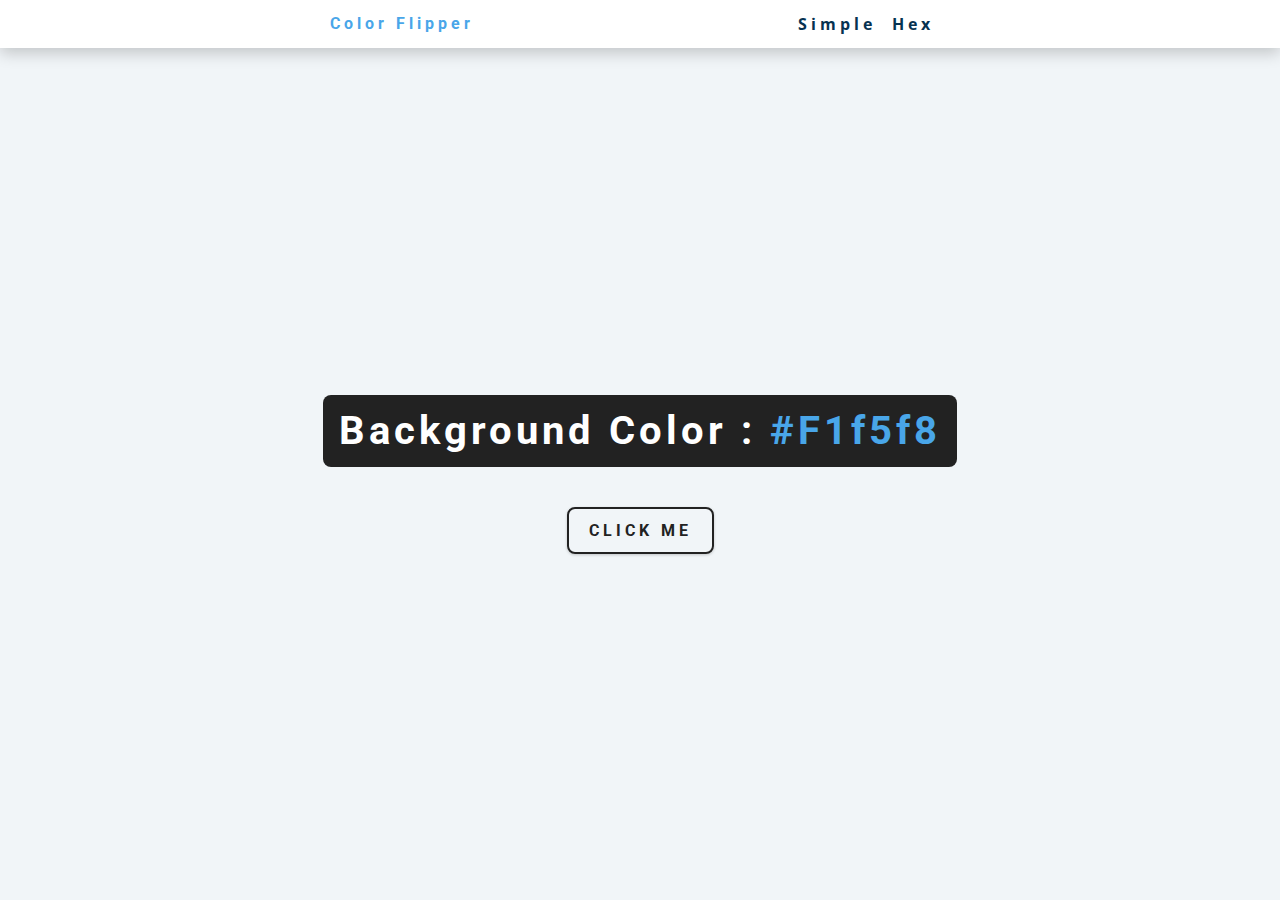
<file: Color Flipper/index.html>
<!DOCTYPE html>
<html lang="en">
  <head>
    <meta charset="UTF-8" />
    <meta name="viewport" content="width=device-width, initial-scale=1.0" />
    <title>Color Flipper || Simple</title>
    <!-- styles -->
    <link rel="stylesheet" href="styles.css" />
  </head>
  <body>
    <nav>
      <div class="nav-center">
        <h4>Color Flipper</h4>
        <ul class="nav-links">
          <li>
            <a href="index.html">Simple</a>
          </li>
          <li>
            <a href="hex.html">Hex</a>
          </li>
        </ul>
      </div>
    </nav>
    <main>
      <div class="container">
        <h2>background color : <span class="color">
          #f1f5f8
        </span></h2>
        <button class="btn btn-hero" id="btn">click me</button>
      </div>
    </main>

    <script src="app.js"></script>
  </body>
</html>
</file>
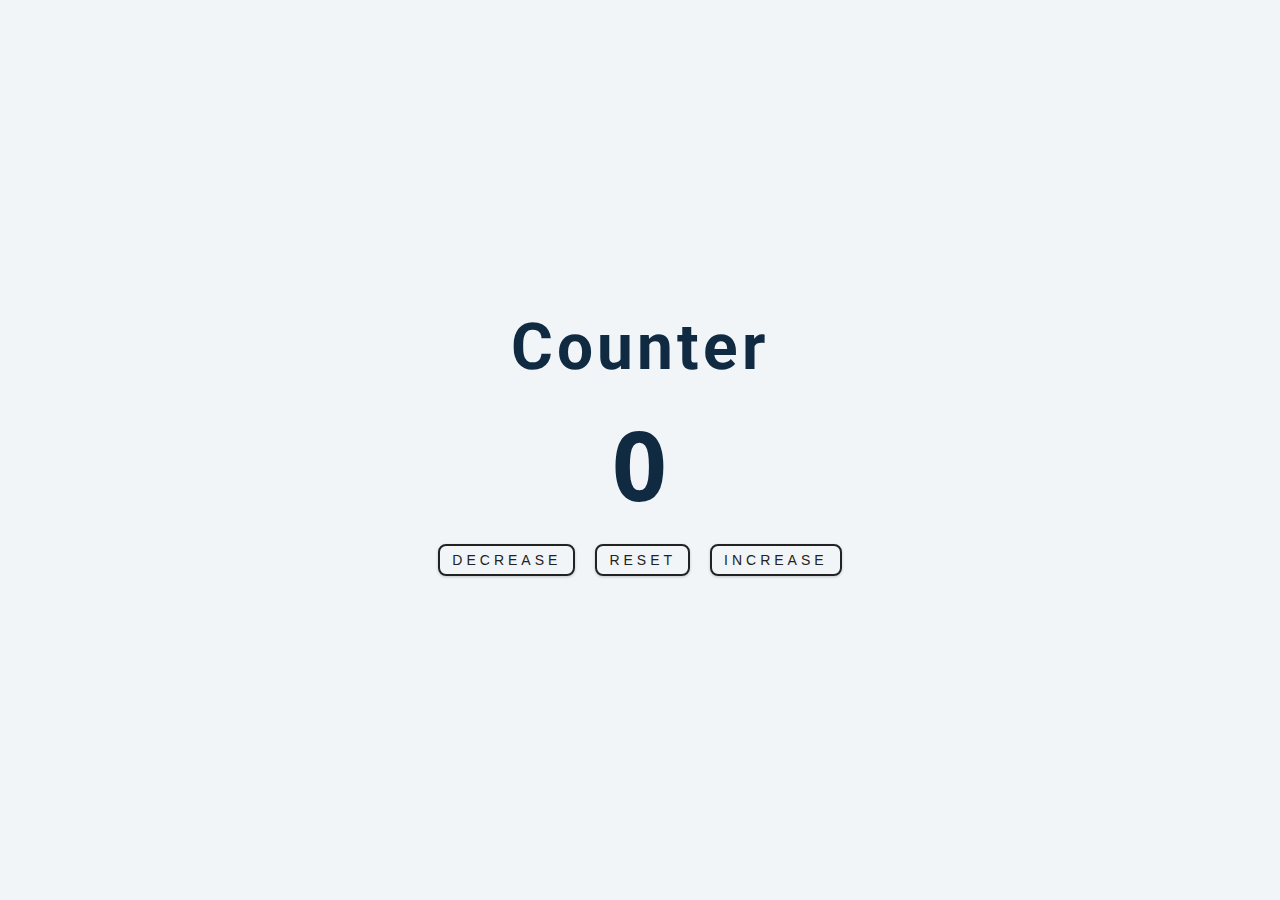
<file: Counter/index.html>
<!DOCTYPE html>
<html lang="en">
  <head>
    <meta charset="UTF-8" />
    <meta name="viewport" content="width=device-width, initial-scale=1.0" />
    <title>Counter</title>
    <!-- styles -->
    <link rel="stylesheet" href="styles.css" />
  </head>
  <body>
    <main>
      <div class="container">
        <h1>
          counter
        </h1>
        <span id="value">0</span>
        <div class ="button-container">
          <button class="btn decrease">decrease</button>
          <button class="btn reset">reset</button>
          <button class="btn increase">increase</button>
        </div>
      </div>
    </main>
    <script src="app.js"></script>
  </body>
</html>
</file>
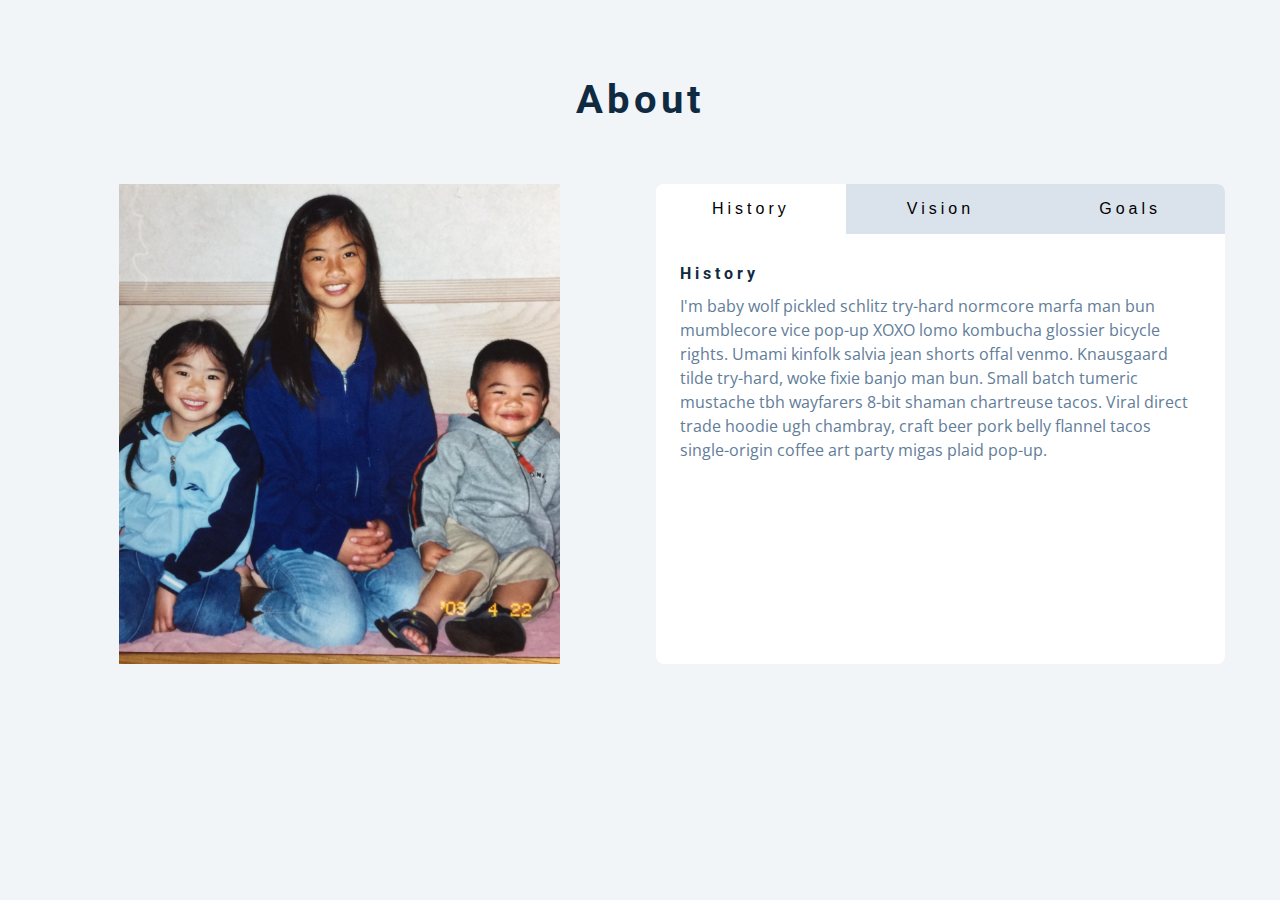
<file: Tabs/index.html>
<!DOCTYPE html>
<html lang="en">
  <head>
    <meta charset="UTF-8" />
    <meta name="viewport" content="width=device-width, initial-scale=1.0" />
    <title>Tabs</title>

    <!-- styles -->
    <link rel="stylesheet" href="styles.css" />
  </head>
  <body>
    <section class="section"> 
      <div class="title">
        <h2>about</h2>
        <p>

        </p>
      </div>
      <div class="about-center section-center">
        <article class="about-img">
          <img src="./Young.JPG" alt="about picture" />
        </article>
        <article class="about">
          <!-- button container -->
          <div class="btn-container">
            <button class="tab-btn active" data-id="history">history</button>
            <button class="tab-btn" data-id="vision">vision</button>
            <button class="tab-btn" data-id="goals">goals</button>
          </div>
          <article class="about-content">
            <!-- single item -->
              <div class="content active" id="history">
                <h4>history</h4>
                <p>
                  I'm baby wolf pickled schlitz try-hard normcore marfa man bun mumblecore vice
    pop-up XOXO lomo kombucha glossier bicycle rights. Umami kinfolk salvia jean
    shorts offal venmo. Knausgaard tilde try-hard, woke fixie banjo man bun. Small
    batch tumeric mustache tbh wayfarers 8-bit shaman chartreuse tacos. Viral
    direct trade hoodie ugh chambray, craft beer pork belly flannel tacos
    single-origin coffee art party migas plaid pop-up.
                </p>
              </div>          
            <!-- end of single item -->
            <!-- single item -->
            <div class="content" id="vision">
              <h4>vision</h4>
              <p>
                I'm baby wolf pickled schlitz try-hard normcore marfa man bun mumblecore vice
    pop-up XOXO lomo kombucha glossier bicycle rights. Umami kinfolk salvia jean
    shorts offal venmo. Knausgaard tilde try-hard, woke fixie banjo man bun. Small
    batch tumeric mustache tbh wayfarers 8-bit shaman chartreuse tacos. Viral
    direct trade hoodie ugh chambray, craft beer pork belly flannel tacos
    single-origin coffee art party migas plaid pop-up.
              </p>
            </div>          
          <!-- end of single item -->
          <!-- single item -->
          <div class="content" id="goals">
            <h4>goals</h4>
            <p>
              I'm baby wolf pickled schlitz try-hard normcore marfa man bun mumblecore vice
    pop-up XOXO lomo kombucha glossier bicycle rights. Umami kinfolk salvia jean
    shorts offal venmo. Knausgaard tilde try-hard, woke fixie banjo man bun. Small
    batch tumeric mustache tbh wayfarers 8-bit shaman chartreuse tacos. Viral
    direct trade hoodie ugh chambray, craft beer pork belly flannel tacos
    single-origin coffee art party migas plaid pop-up.
            </p>
          </div>          
        <!-- end of single item -->
          </article>
        </article>
      </div>
    </section>
    <!-- javascript -->
    <script src="app.js"></script>
  </body>
</html>
</file>
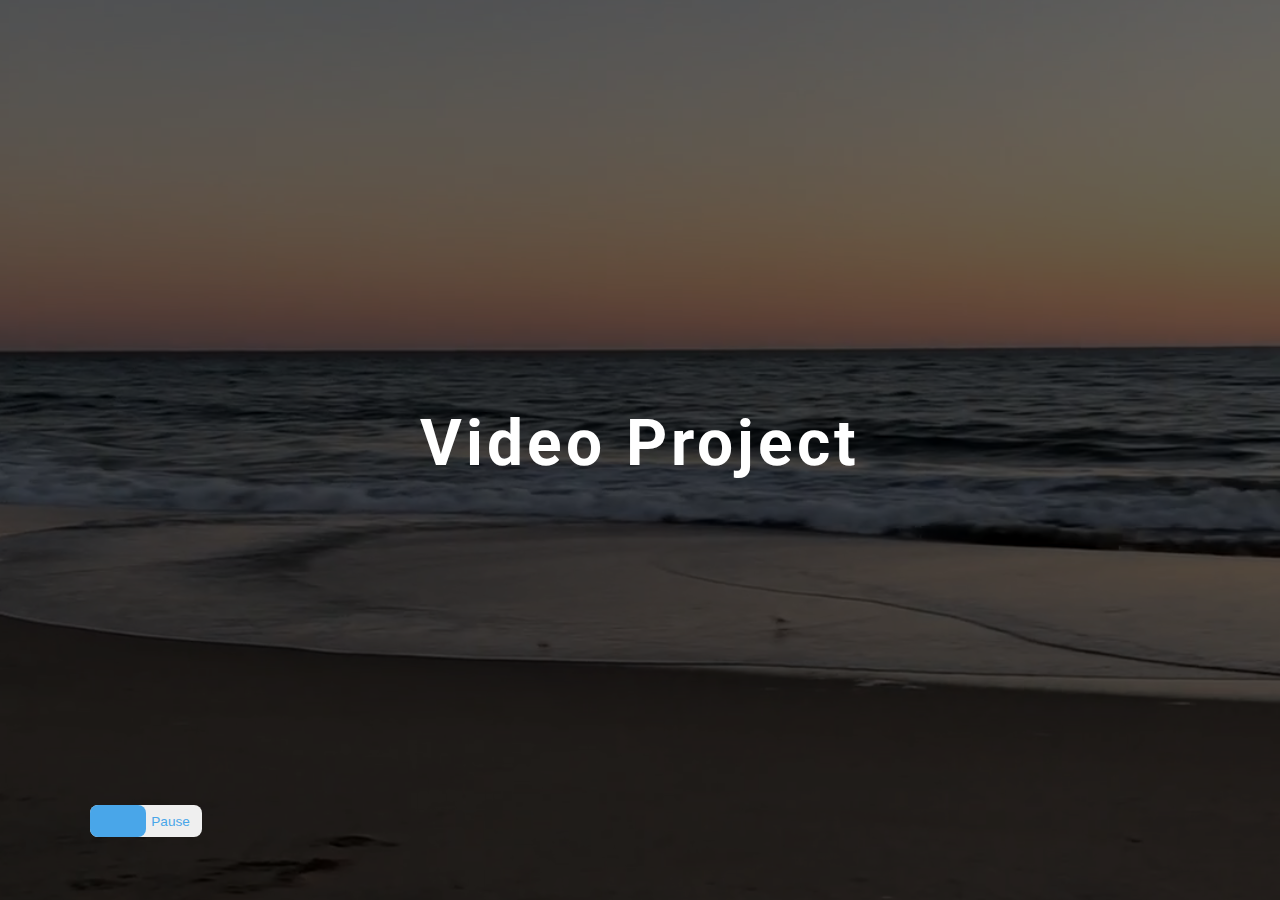
<file: Video/index.html>
<!DOCTYPE html>
<html lang="en">
  <head>
    <meta charset="UTF-8" />
    <meta name="viewport" content="width=device-width, initial-scale=1.0" />
    <title>Video</title>

    <!-- styles -->
    <link rel="stylesheet" href="styles.css" />
  </head>
  <body>
    <!-- preloader -->
    <div class="preloader">
      <img src="./preloader.gif" alt="preloader" />
    </div>
    <!-- header -->
    <header>
      <video class="video-container" muted autoplay loop>
        <source src="./Sunset.mp4" type="video/mp4" />
      </video>
      <h1>video project</h1>
      <!-- video switch -->
      <button class="switch-btn">
        <span>
          play
        </span>
        <span>
          pause
        </span>
        <span class="switch"></span>
      </button>
    </header>
    <!-- javascript -->
    <script src="app.js"></script>
  </body>
</html>
</file>
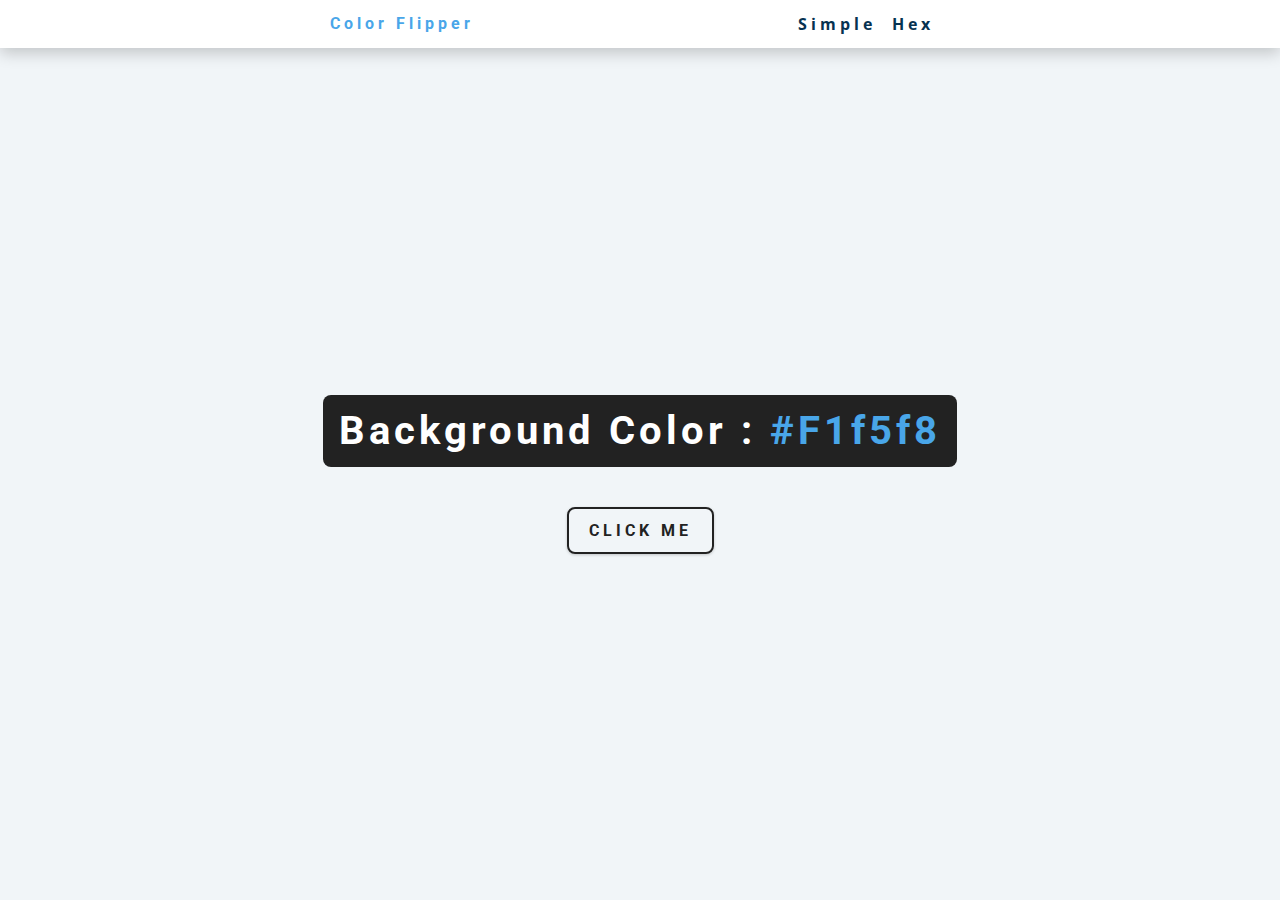
<file: Color Flipper/hex.html>
<!DOCTYPE html>
<html lang="en">
  <head>
    <meta charset="UTF-8" />
    <meta name="viewport" content="width=device-width, initial-scale=1.0" />
    <title>
      Color Flipper || Simple
    </title>
    <!-- styles -->
    <link rel="stylesheet" href="styles.css" />
  </head>

  <body>
    <nav>
      <div class="nav-center">
        <h4>color flipper</h4>
        <ul class="nav-links">
          <li><a href="index.html">simple</a></li>
          <li><a href="hex.html">hex</a></li>
        </ul>
      </div>
    </nav>
    <main>
      <div class="container">
        <h2>background color : <span class="color">#f1f5f8</span></h2>
        <button class="btn btn-hero" id="btn">click me</button>
      </div>
    </main>
    <!-- javascript -->
    <script src="hex.js"></script>
  </body>
</html>
</file>
<file: Color Flipper/styles.css>
/*
=============== 
Fonts
===============
*/
@import url("https://fonts.googleapis.com/css?family=Open+Sans|Roboto:400,700&display=swap");

/*
=============== 
Variables
===============
*/

:root {
  /* dark shades of primary color*/
  --clr-primary-1: hsl(205, 86%, 17%);
  --clr-primary-2: hsl(205, 77%, 27%);
  --clr-primary-3: hsl(205, 72%, 37%);
  --clr-primary-4: hsl(205, 63%, 48%);
  /* primary/main color */
  --clr-primary-5: hsl(205, 78%, 60%);
  /* lighter shades of primary color */
  --clr-primary-6: hsl(205, 89%, 70%);
  --clr-primary-7: hsl(205, 90%, 76%);
  --clr-primary-8: hsl(205, 86%, 81%);
  --clr-primary-9: hsl(205, 90%, 88%);
  --clr-primary-10: hsl(205, 100%, 96%);
  /* darkest grey - used for headings */
  --clr-grey-1: hsl(209, 61%, 16%);
  --clr-grey-2: hsl(211, 39%, 23%);
  --clr-grey-3: hsl(209, 34%, 30%);
  --clr-grey-4: hsl(209, 28%, 39%);
  /* grey used for paragraphs */
  --clr-grey-5: hsl(210, 22%, 49%);
  --clr-grey-6: hsl(209, 23%, 60%);
  --clr-grey-7: hsl(211, 27%, 70%);
  --clr-grey-8: hsl(210, 31%, 80%);
  --clr-grey-9: hsl(212, 33%, 89%);
  --clr-grey-10: hsl(206, 33%, 96%);
  --clr-white: #fff;
  --clr-red-dark: hsl(360, 67%, 44%);
  --clr-red-light: hsl(360, 71%, 66%);
  --clr-green-dark: hsl(125, 67%, 44%);
  --clr-green-light: hsl(125, 71%, 66%);
  --clr-black: #222;
  --ff-primary: "Roboto", sans-serif;
  --ff-secondary: "Open Sans", sans-serif;
  --transition: all 0.3s linear;
  --spacing: 0.25rem;
  --radius: 0.5rem;
  --light-shadow: 0 5px 15px rgba(0, 0, 0, 0.1);
  --dark-shadow: 0 5px 15px rgba(0, 0, 0, 0.2);
  --max-width: 1170px;
  --fixed-width: 620px;
}
/*
=============== 
Global Styles
===============
*/

*,
::after,
::before {
  margin: 0;
  padding: 0;
  box-sizing: border-box;
}
body {
  font-family: var(--ff-secondary);
  background: var(--clr-grey-10);
  color: var(--clr-grey-1);
  line-height: 1.5;
  font-size: 0.875rem;
}
ul {
  list-style-type: none;
}
a {
  text-decoration: none;
}
img:not(.nav-logo) {
  width: 100%;
  display: block;
}

h1,
h2,
h3,
h4 {
  letter-spacing: var(--spacing);
  text-transform: capitalize;
  line-height: 1.25;
  margin-bottom: 0.75rem;
  font-family: var(--ff-primary);
}
h1 {
  font-size: 3rem;
}
h2 {
  font-size: 2rem;
}
h3 {
  font-size: 1.25rem;
}
h4 {
  font-size: 0.875rem;
}
p {
  margin-bottom: 1.25rem;
  color: var(--clr-grey-5);
}
@media screen and (min-width: 800px) {
  h1 {
    font-size: 4rem;
  }
  h2 {
    font-size: 2.5rem;
  }
  h3 {
    font-size: 1.75rem;
  }
  h4 {
    font-size: 1rem;
  }
  body {
    font-size: 1rem;
  }
  h1,
  h2,
  h3,
  h4 {
    line-height: 1;
  }
}
/*  global classes */

.btn {
  font-family: var(--ff-primary);
  text-transform: uppercase;
  background: transparent;
  color: var(--clr-black);
  padding: 0.375rem 0.75rem;
  letter-spacing: var(--spacing);
  display: inline-block;
  font-weight: 700;
  transition: var(--transition);
  font-size: 0.875rem;
  border: 2px solid var(--clr-black);
  cursor: pointer;
  box-shadow: 0 1px 3px rgba(0, 0, 0, 0.2);
  border-radius: var(--radius);
}
.btn:hover {
  color: var(--clr-white);
  background: var(--clr-black);
}
.btn-hero {
  font-size: 1rem;
  padding: 0.75rem 1.25rem;
}
/* section */
.section {
  padding: 5rem 0;
}

.section-center {
  width: 90vw;
  margin: 0 auto;
  max-width: 1170px;
}
@media screen and (min-width: 992px) {
  .section-center {
    width: 95vw;
  }
}
/*
=============== 
Nav
===============
*/
nav {
  background: var(--clr-white);
  height: 3rem;
  display: grid;
  align-items: center;
  box-shadow: var(--dark-shadow);
}
.nav-center {
  width: 90vw;
  max-width: var(--fixed-width);
  margin: 0 auto;
  display: flex;
  align-items: center;
  justify-content: space-between;
}
.nav-center h4 {
  margin-bottom: 0;
  color: var(--clr-primary-5);
}
.nav-links {
  display: flex;
}
nav a {
  text-transform: capitalize;
  font-weight: 700;
  font-size: 1rem;
  color: var(--clr-primary-1);
  letter-spacing: var(--spacing);
  margin-right: 1rem;
}
nav a:hover {
  color: var(--clr-primary-5);
}
/*
=============== 
Container
===============
*/
main {
  min-height: calc(100vh - 3rem);
  display: grid;
  place-items: center;
}
.container {
  text-align: center;
}
.container h2 {
  background: var(--clr-black);
  color: var(--clr-white);
  padding: 1rem;
  border-radius: var(--radius);
  margin-bottom: 2.5rem;
}
.color {
  color: var(--clr-primary-5);
}
</file>
<file: Counter/styles.css>
/*
=============== 
Fonts
===============
*/
@import url("https://fonts.googleapis.com/css?family=Open+Sans|Roboto:400,700&display=swap");

/*
=============== 
Variables
===============
*/

:root {
  /* dark shades of primary color*/
  --clr-primary-1: hsl(205, 86%, 17%);
  --clr-primary-2: hsl(205, 77%, 27%);
  --clr-primary-3: hsl(205, 72%, 37%);
  --clr-primary-4: hsl(205, 63%, 48%);
  /* primary/main color */
  --clr-primary-5: hsl(205, 78%, 60%);
  /* lighter shades of primary color */
  --clr-primary-6: hsl(205, 89%, 70%);
  --clr-primary-7: hsl(205, 90%, 76%);
  --clr-primary-8: hsl(205, 86%, 81%);
  --clr-primary-9: hsl(205, 90%, 88%);
  --clr-primary-10: hsl(205, 100%, 96%);
  /* darkest grey - used for headings */
  --clr-grey-1: hsl(209, 61%, 16%);
  --clr-grey-2: hsl(211, 39%, 23%);
  --clr-grey-3: hsl(209, 34%, 30%);
  --clr-grey-4: hsl(209, 28%, 39%);
  /* grey used for paragraphs */
  --clr-grey-5: hsl(210, 22%, 49%);
  --clr-grey-6: hsl(209, 23%, 60%);
  --clr-grey-7: hsl(211, 27%, 70%);
  --clr-grey-8: hsl(210, 31%, 80%);
  --clr-grey-9: hsl(212, 33%, 89%);
  --clr-grey-10: hsl(210, 36%, 96%);
  --clr-white: #fff;
  --clr-red-dark: hsl(360, 67%, 44%);
  --clr-red-light: hsl(360, 71%, 66%);
  --clr-green-dark: hsl(125, 67%, 44%);
  --clr-green-light: hsl(125, 71%, 66%);
  --clr-black: #222;
  --ff-primary: "Roboto", sans-serif;
  --ff-secondary: "Open Sans", sans-serif;
  --transition: all 0.3s linear;
  --spacing: 0.25rem;
  --radius: 0.5rem;
  --light-shadow: 0 5px 15px rgba(0, 0, 0, 0.1);
  --dark-shadow: 0 5px 15px rgba(0, 0, 0, 0.2);
  --max-width: 1170px;
  --fixed-width: 620px;
}
/*
=============== 
Global Styles
===============
*/

*,
::after,
::before {
  margin: 0;
  padding: 0;
  box-sizing: border-box;
}
body {
  font-family: var(--ff-secondary);
  background: var(--clr-grey-10);
  color: var(--clr-grey-1);
  line-height: 1.5;
  font-size: 0.875rem;
}
ul {
  list-style-type: none;
}
a {
  text-decoration: none;
}
img:not(.nav-logo) {
  width: 100%;
  display: block;
}

h1,
h2,
h3,
h4 {
  letter-spacing: var(--spacing);
  text-transform: capitalize;
  line-height: 1.25;
  margin-bottom: 0.75rem;
  font-family: var(--ff-primary);
}
h1 {
  font-size: 3rem;
}
h2 {
  font-size: 2rem;
}
h3 {
  font-size: 1.25rem;
}
h4 {
  font-size: 0.875rem;
}
p {
  margin-bottom: 1.25rem;
  color: var(--clr-grey-5);
}
@media screen and (min-width: 800px) {
  h1 {
    font-size: 4rem;
  }
  h2 {
    font-size: 2.5rem;
  }
  h3 {
    font-size: 1.75rem;
  }
  h4 {
    font-size: 1rem;
  }
  body {
    font-size: 1rem;
  }
  h1,
  h2,
  h3,
  h4 {
    line-height: 1;
  }
}
/*  global classes */

.btn {
  text-transform: uppercase;
  background: transparent;
  color: var(--clr-black);
  padding: 0.375rem 0.75rem;
  letter-spacing: var(--spacing);
  display: inline-block;
  transition: var(--transition);
  font-size: 0.875rem;
  border: 2px solid var(--clr-black);
  cursor: pointer;
  box-shadow: 0 1px 3px rgba(0, 0, 0, 0.2);
  border-radius: var(--radius);
}
.btn:hover {
  color: var(--clr-white);
  background: var(--clr-black);
}
/* section */
.section {
  padding: 5rem 0;
}

.section-center {
  width: 90vw;
  margin: 0 auto;
  max-width: 1170px;
}
@media screen and (min-width: 992px) {
  .section-center {
    width: 95vw;
  }
}
/*
=============== 
Counter
===============
*/

main {
  min-height: 100vh;
  display: grid;
  place-items: center;
}
.container {
  text-align: center;
}
#value {
  font-size: 6rem;
  font-weight: bold;
}
.btn {
  margin: 0.5rem;
}
</file>
<file: Tabs/styles.css>
/*
=============== 
Fonts
===============
*/
@import url("https://fonts.googleapis.com/css?family=Open+Sans|Roboto:400,700&display=swap");

/*
=============== 
Variables
===============
*/

:root {
  /* dark shades of primary color*/
  --clr-primary-1: hsl(205, 86%, 17%);
  --clr-primary-2: hsl(205, 77%, 27%);
  --clr-primary-3: hsl(205, 72%, 37%);
  --clr-primary-4: hsl(205, 63%, 48%);
  /* primary/main color */
  --clr-primary-5: #49a6e9;
  /* lighter shades of primary color */
  --clr-primary-6: hsl(205, 89%, 70%);
  --clr-primary-7: hsl(205, 90%, 76%);
  --clr-primary-8: hsl(205, 86%, 81%);
  --clr-primary-9: hsl(205, 90%, 88%);
  --clr-primary-10: hsl(205, 100%, 96%);
  /* darkest grey - used for headings */
  --clr-grey-1: hsl(209, 61%, 16%);
  --clr-grey-2: hsl(211, 39%, 23%);
  --clr-grey-3: hsl(209, 34%, 30%);
  --clr-grey-4: hsl(209, 28%, 39%);
  /* grey used for paragraphs */
  --clr-grey-5: hsl(210, 22%, 49%);
  --clr-grey-6: hsl(209, 23%, 60%);
  --clr-grey-7: hsl(211, 27%, 70%);
  --clr-grey-8: hsl(210, 31%, 80%);
  --clr-grey-9: hsl(212, 33%, 89%);
  --clr-grey-10: hsl(210, 36%, 96%);
  --clr-white: #fff;
  --clr-red-dark: hsl(360, 67%, 44%);
  --clr-red-light: hsl(360, 71%, 66%);
  --clr-green-dark: hsl(125, 67%, 44%);
  --clr-green-light: hsl(125, 71%, 66%);
  --clr-black: #222;
  --ff-primary: "Roboto", sans-serif;
  --ff-secondary: "Open Sans", sans-serif;
  --transition: all 0.3s linear;
  --spacing: 0.25rem;
  --radius: 0.5rem;
  --light-shadow: 0 5px 15px rgba(0, 0, 0, 0.1);
  --dark-shadow: 0 5px 15px rgba(0, 0, 0, 0.2);
  --max-width: 1170px;
  --fixed-width: 620px;
}
/*
=============== 
Global Styles
===============
*/

*,
::after,
::before {
  margin: 0;
  padding: 0;
  box-sizing: border-box;
}
body {
  font-family: var(--ff-secondary);
  background: var(--clr-grey-10);
  color: var(--clr-grey-1);
  line-height: 1.5;
  font-size: 0.875rem;
}
ul {
  list-style-type: none;
}
a {
  text-decoration: none;
}
img:not(.logo) {
  width: 100%;
}
img {
  display: block;
}

h1,
h2,
h3,
h4 {
  letter-spacing: var(--spacing);
  text-transform: capitalize;
  line-height: 1.25;
  margin-bottom: 0.75rem;
  font-family: var(--ff-primary);
}
h1 {
  font-size: 3rem;
}
h2 {
  font-size: 2rem;
}
h3 {
  font-size: 1.25rem;
}
h4 {
  font-size: 0.875rem;
}
p {
  margin-bottom: 1.25rem;
  color: var(--clr-grey-5);
}
@media screen and (min-width: 800px) {
  h1 {
    font-size: 4rem;
  }
  h2 {
    font-size: 2.5rem;
  }
  h3 {
    font-size: 1.75rem;
  }
  h4 {
    font-size: 1rem;
  }
  body {
    font-size: 1rem;
  }
  h1,
  h2,
  h3,
  h4 {
    line-height: 1;
  }
}
/*  global classes */

.btn {
  text-transform: uppercase;
  background: transparent;
  color: var(--clr-black);
  padding: 0.375rem 0.75rem;
  letter-spacing: var(--spacing);
  display: inline-block;
  transition: var(--transition);
  font-size: 0.875rem;
  border: 2px solid var(--clr-black);
  cursor: pointer;
  box-shadow: 0 1px 3px rgba(0, 0, 0, 0.2);
  border-radius: var(--radius);
}
.btn:hover {
  color: var(--clr-white);
  background: var(--clr-black);
}
/* section */
.section {
  padding: 5rem 0;
}

.section-center {
  width: 90vw;
  margin: 0 auto;
  max-width: 1170px;
}
@media screen and (min-width: 992px) {
  .section-center {
    width: 95vw;
  }
}
main {
  min-height: 100vh;
  display: grid;
  place-items: center;
}
/*
=============== 
About
===============
*/
.title {
  text-align: center;
  margin-bottom: 4rem;
}
.title p {
  width: 80%;
  margin: 0 auto;
}

.about-img {
  margin-bottom: 2rem;
}
.about-img img {
  border-radius: var(--radius);
  object-fit: contain;
  height: 30rem;
}
@media screen and (min-width: 992px) {
  .about-img {
    margin-bottom: 0;
  }

  .about-center {
    display: grid;
    grid-template-columns: 1fr 1fr;
    column-gap: 2rem;
  }
}
.about {
  background: var(--clr-white);
  border-radius: var(--radius);
  display: grid;
  grid-template-rows: auto 1fr;
}
.btn-container {
  border-top-left-radius: var(--radius);
  border-top-right-radius: var(--radius);
  display: grid;
  grid-template-columns: 1fr 1fr 1fr;
}
.tab-btn:nth-child(1) {
  border-top-left-radius: var(--radius);
}
.tab-btn:nth-child(3) {
  border-top-right-radius: var(--radius);
}
.tab-btn {
  padding: 1rem 0;
  border: none;
  text-transform: capitalize;
  font-size: 1rem;
  display: block;
  background: var(--clr-grey-9);
  cursor: pointer;
  transition: var(--transition);
  letter-spacing: var(--spacing);
}
.tab-btn:hover:not(.active) {
  background: var(--clr-primary-10);
  color: var(--clr-primary-5);
}
.about-content {
  border-bottom-left-radius: var(--radius);
  border-bottom-right-radius: var(--radius);
  padding: 2rem 1.5rem;
}
/* hide content */
.content {
  display: none;
}
.tab-btn.active {
  background: var(--clr-white);
}
.content.active {
  display: block;
}
</file>
<file: Video/styles.css>
/*
=============== 
Fonts
===============
*/
@import url("https://fonts.googleapis.com/css?family=Open+Sans|Roboto:400,700&display=swap");

/*
=============== 
Variables
===============
*/

:root {
  /* dark shades of primary color*/
  --clr-primary-1: hsl(205, 86%, 17%);
  --clr-primary-2: hsl(205, 77%, 27%);
  --clr-primary-3: hsl(205, 72%, 37%);
  --clr-primary-4: hsl(205, 63%, 48%);
  /* primary/main color */
  --clr-primary-5: #49a6e9;
  /* lighter shades of primary color */
  --clr-primary-6: hsl(205, 89%, 70%);
  --clr-primary-7: hsl(205, 90%, 76%);
  --clr-primary-8: hsl(205, 86%, 81%);
  --clr-primary-9: hsl(205, 90%, 88%);
  --clr-primary-10: hsl(205, 100%, 96%);
  /* darkest grey - used for headings */
  --clr-grey-1: hsl(209, 61%, 16%);
  --clr-grey-2: hsl(211, 39%, 23%);
  --clr-grey-3: hsl(209, 34%, 30%);
  --clr-grey-4: hsl(209, 28%, 39%);
  /* grey used for paragraphs */
  --clr-grey-5: hsl(210, 22%, 49%);
  --clr-grey-6: hsl(209, 23%, 60%);
  --clr-grey-7: hsl(211, 27%, 70%);
  --clr-grey-8: hsl(210, 31%, 80%);
  --clr-grey-9: hsl(212, 33%, 89%);
  --clr-grey-10: hsl(210, 36%, 96%);
  --clr-white: #fff;
  --clr-red-dark: hsl(360, 67%, 44%);
  --clr-red-light: hsl(360, 71%, 66%);
  --clr-green-dark: hsl(125, 67%, 44%);
  --clr-green-light: hsl(125, 71%, 66%);
  --clr-black: #222;
  --ff-primary: "Roboto", sans-serif;
  --ff-secondary: "Open Sans", sans-serif;
  --transition: all 0.3s linear;
  --spacing: 0.25rem;
  --radius: 0.5rem;
  --light-shadow: 0 5px 15px rgba(0, 0, 0, 0.1);
  --dark-shadow: 0 5px 15px rgba(0, 0, 0, 0.2);
  --max-width: 1170px;
  --fixed-width: 620px;
}
/*
=============== 
Global Styles
===============
*/

*,
::after,
::before {
  margin: 0;
  padding: 0;
  box-sizing: border-box;
}
body {
  font-family: var(--ff-secondary);
  background: var(--clr-grey-10);
  color: var(--clr-grey-1);
  line-height: 1.5;
  font-size: 0.875rem;
}
ul {
  list-style-type: none;
}
a {
  text-decoration: none;
}
img:not(.logo) {
  width: 100%;
}
img {
  display: block;
}

h1,
h2,
h3,
h4 {
  letter-spacing: var(--spacing);
  text-transform: capitalize;
  line-height: 1.25;
  margin-bottom: 0.75rem;
  font-family: var(--ff-primary);
}
h1 {
  font-size: 3rem;
}
h2 {
  font-size: 2rem;
}
h3 {
  font-size: 1.25rem;
}
h4 {
  font-size: 0.875rem;
}
p {
  margin-bottom: 1.25rem;
  color: var(--clr-grey-5);
}
@media screen and (min-width: 800px) {
  h1 {
    font-size: 4rem;
  }
  h2 {
    font-size: 2.5rem;
  }
  h3 {
    font-size: 1.75rem;
  }
  h4 {
    font-size: 1rem;
  }
  body {
    font-size: 1rem;
  }
  h1,
  h2,
  h3,
  h4 {
    line-height: 1;
  }
}
/*  global classes */

.btn {
  text-transform: uppercase;
  background: transparent;
  color: var(--clr-black);
  padding: 0.375rem 0.75rem;
  letter-spacing: var(--spacing);
  display: inline-block;
  transition: var(--transition);
  font-size: 0.875rem;
  border: 2px solid var(--clr-black);
  cursor: pointer;
  box-shadow: 0 1px 3px rgba(0, 0, 0, 0.2);
  border-radius: var(--radius);
}
.btn:hover {
  color: var(--clr-white);
  background: var(--clr-black);
}
/* section */
.section {
  padding: 5rem 0;
}

.section-center {
  width: 90vw;
  margin: 0 auto;
  max-width: 1170px;
}
@media screen and (min-width: 992px) {
  .section-center {
    width: 95vw;
  }
}
main {
  min-height: 100vh;
  display: grid;
  place-items: center;
}
/*
=============== 
Video
===============
*/
.preloader {
  position: fixed;
  top: 0;
  left: 0;
  right: 0;
  bottom: 0;
  background: var(--clr-white);
  display: grid;
  justify-content: center;
  align-items: center;
  visibility: visible;
  z-index: 999;
  transition: var(--transition);
}
.hide-preloader {
  z-index: -999;
  visibility: hidden;
}

header {
  min-height: 100vh;
  position: relative;
  display: grid;
  place-items: center;
}
.video-container {
  position: absolute;
  top: 0;
  left: 0;
  width: 100%;
  height: 100%;
  object-fit: cover;
  z-index: -2;
}
h1 {
  color: var(--clr-white);
}
/* switch button */

.switch-btn {
  position: absolute;
  bottom: 7%;
  left: 7%;
  width: 7rem;
  height: 2rem;
  display: flex;
  border-radius: var(--radius);
  align-items: center;
  justify-content: space-around;
  border: none;
  transition: var(--transition);
}
.switch-btn span {
  display: inline-block;
  font-size: 0.85rem;
  cursor: pointer;
  text-transform: capitalize;
  color: var(--clr-primary-5);
}
.switch {
  position: absolute;
  width: 50%;
  height: 100%;
  top: 0;
  left: 0;
  background: var(--clr-primary-5);
  border-radius: var(--radius);
  margin: 0;
  display: block;
  transition: var(--transition);
}
.slide .switch {
  left: 50%;
}
/* header after */
header::after {
  content: "";
  position: absolute;
  top: 0;
  left: 0;
  width: 100%;
  height: 100%;
  background: rgba(0, 0, 0, 0.6);
  z-index: -1;
}
</file>
